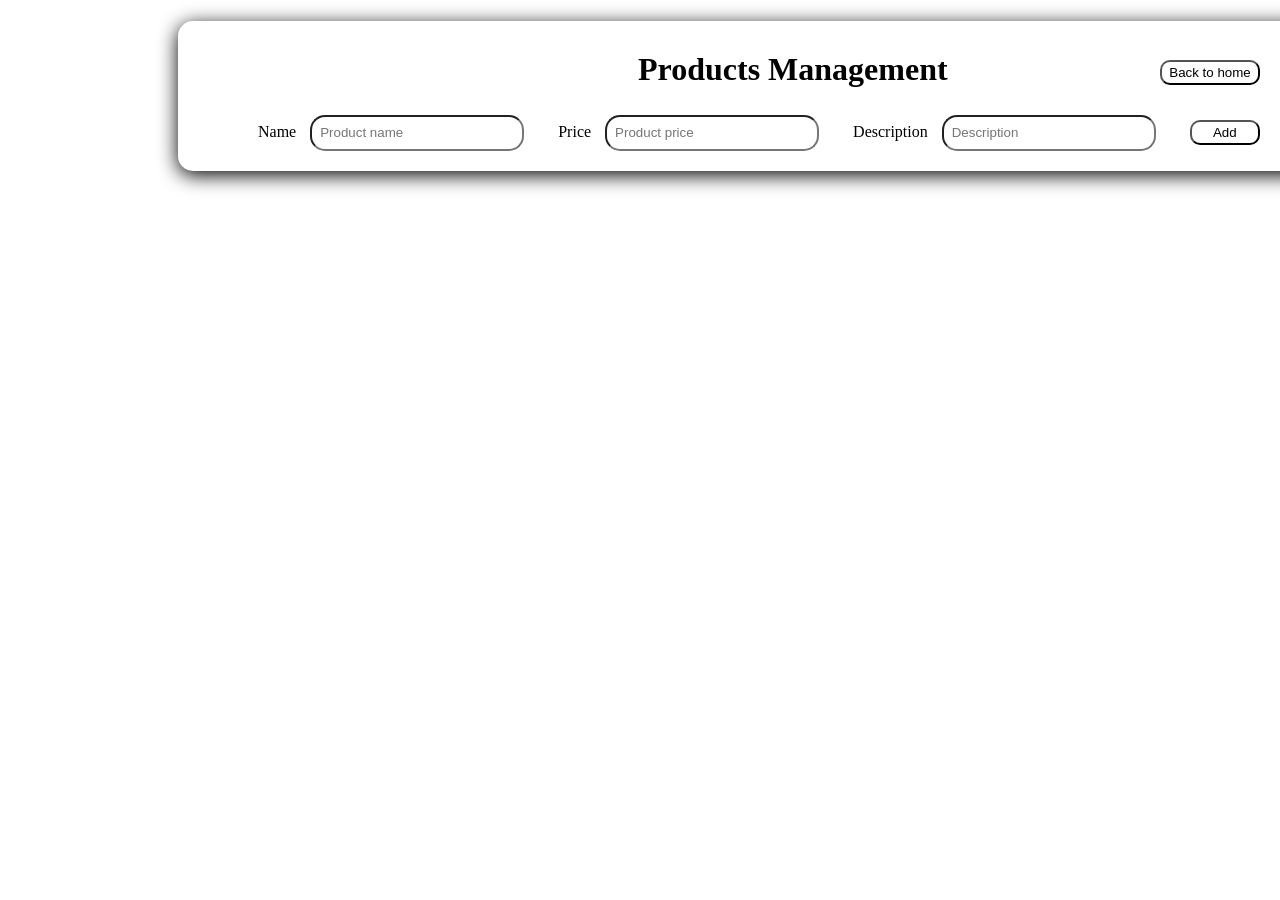
<file: admin-product.html>
<!DOCTYPE html>
<html lang="en">
<head>
    <meta charset="UTF-8">
    <meta name="viewport" content="width=device-width, initial-scale=1.0">
    <title>Document</title>
    <link rel="stylesheet" href="css/admin-product.css">
</head>
<body>
    <button id="backtomain">Back to home</button>
    <form id="productForm">
        <h1>Products Management</h1>
        <label for="productName">Name</label>
        <input type="text" name="productName" id="productName" placeholder="Product name" required>

        <label for="productPrice">Price</label>
        <input type="number" id="productPrice" placeholder="Product price">

        <label for="productNote">Description</label>
        <input type="text" id="productNote" placeholder="Description">

        <button id="addProductbtn">Add</button>
    </form>

    <table>

        <tbody id="productTable"></tbody>
    </table>



    <script src="/js/admin-product.js"></script>
</body>
</html>
</file>
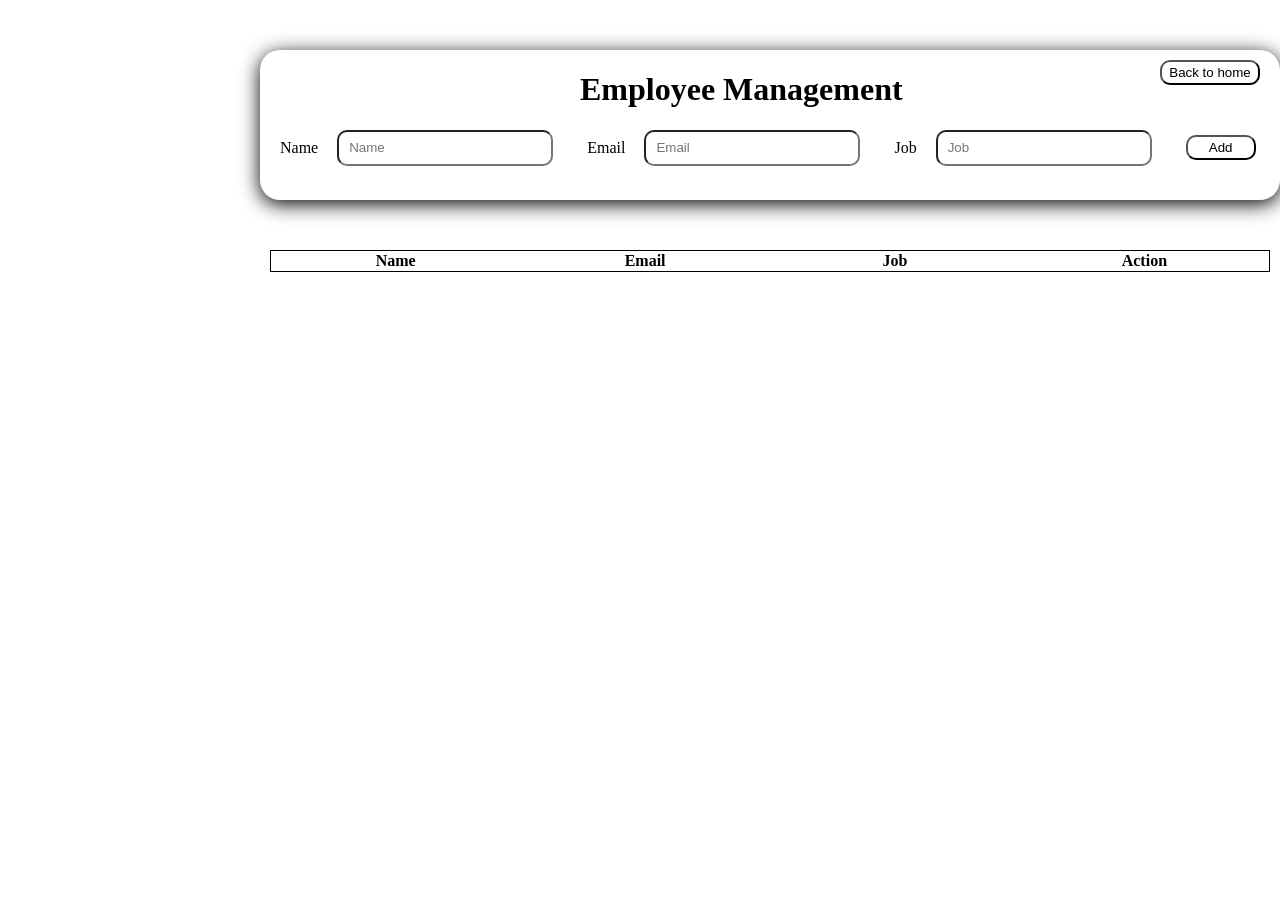
<file: admin-user.html>
<!DOCTYPE html>
<html lang="en">

<head>
    <meta charset="UTF-8">
    <meta name="viewport" content="width=device-width, initial-scale=1.0">
    <title>Document</title>
    <link rel="stylesheet" href="css/admin-user.css">
</head>

<body>
    <button id="backtomain">Back to home</button>
    <form id="userForm">
        <h1>Employee Management</h1>
        <label for="name">Name</label>
        <input type="text" name="name" id="name" placeholder="Name">

        <label for="email">Email</label>
        <input type="text" name="email" id="email" placeholder="Email">

        <label for="job">Job</label>
        <input type="text" name="job" id="job" placeholder="Job">

        <button id="addbtn">Add</button>
    </form>

    <table>
        <thead>
            <tr>
                <th>Name</th>
                <th>Email</th>
                <th>Job</th>
                <th>Action</th>
            </tr>
        </thead>

        <tbody id="userTable"></tbody>
    </table>


    <script src="/js/admin-user.js"></script>
</body>

</html>
</file>
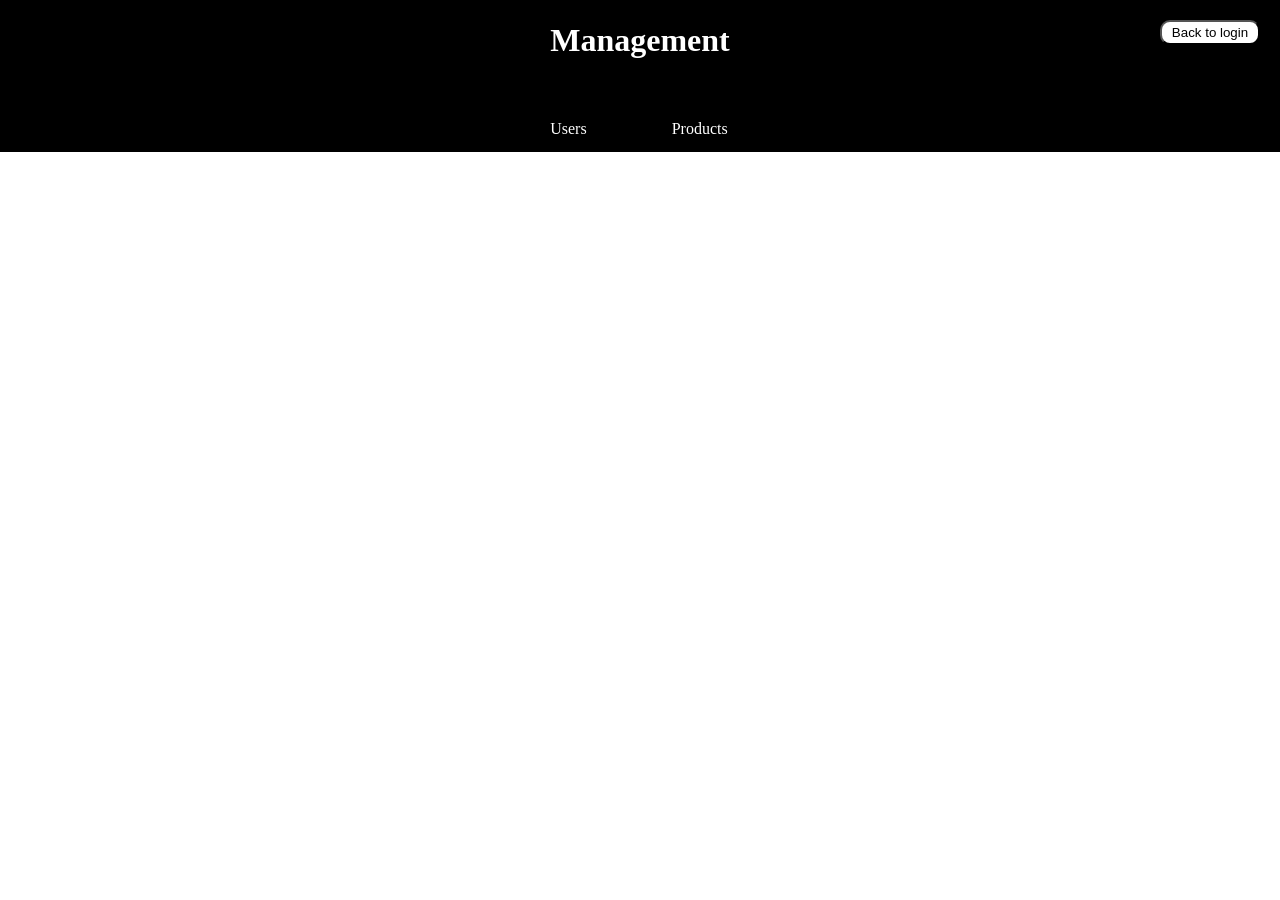
<file: admin.html>
<!DOCTYPE html>
<html lang="en">
<head>
    <meta charset="UTF-8">
    <meta name="viewport" content="width=device-width, initial-scale=1.0">
    <title>Document</title>
    <link rel="stylesheet" href="css/admin.css">
</head>
<body>

    <button id="backtologin">Back to login</button>
    <div class="header">
        <h1>Management</h1>
        <div class="menu">
            <a href="/html/admin-user.html">Users</a>
            <a href="/html/admin-product.html">Products</a>
        </div>
    </div>

    <script src="/js/admin.js"></script>
</body>
</html>
</file>
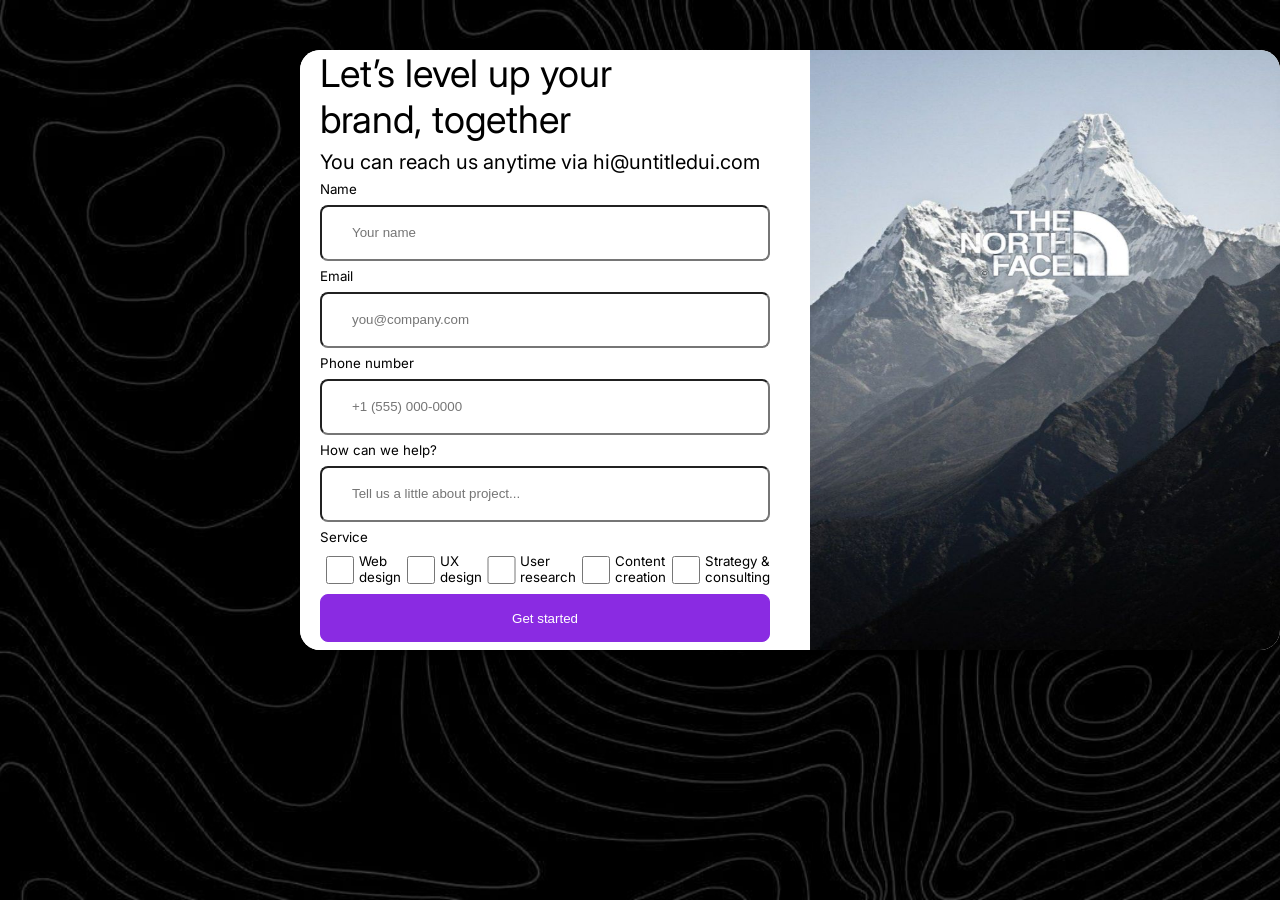
<file: login.html>
<!DOCTYPE html>
<html lang="en">

<head>
    <meta charset="UTF-8">
    <meta name="viewport" content="width=device-width, initial-scale=1.0">
    <title>Document</title>
    <link rel="stylesheet" href="css/login.css">
    <link rel="preconnect" href="https://fonts.googleapis.com">
    <link rel="preconnect" href="https://fonts.gstatic.com" crossorigin>
    <link
        href="https://fonts.googleapis.com/css2?family=Inter:ital,opsz,wght@0,14..32,100..900;1,14..32,100..900&family=Montserrat:ital,wght@0,100..900;1,100..900&display=swap"
        rel="stylesheet">
</head>

<body>

    <div class="container">
        <form class="loginform" id="loginform">
            <p class="title">Let’s level up your brand, together</p>

            <p class="text">You can reach us anytime via hi@untitledui.com</p>

            <label for="name">Name</label>
            <input type="text" id="name" placeholder="Your name">

            <label for="email">Email</label>
            <input type="text" id="email" placeholder="you@company.com">

            <label for="phone">Phone number</label>
            <input type="tel" id="phone" placeholder="+1 (555) 000-0000">

            <label for="note">How can we help?</label>
            <input type="text" placeholder="Tell us a little about project...">

            <label for="service">Service</label>
            <div class="service">
                <input type="checkbox" name="hobby" value="webdesign">Web design
                <input type="checkbox" name="hobby" value="uxdesign">UX design
                <input type="checkbox" name="hobby" value="User research">User research
                <input type="checkbox" name="hobby" value="Content creation">Content creation
                <input type="checkbox" name="hobby" value="Strategy & consulting">Strategy & consulting
            </div>
            <button id="start-btn">Get started</button>
        </form>

        <img class="img" src="/image/login.jpg">
    </div>

    <script src="/js/login.js"></script>
</body>

</html>
</file>
<file: css/admin-product.css>
form {
    width: 1100px;
    height: 150px;
    border-radius: 15px;
    justify-content: center;
    align-items: center;
    padding-left: 80px;
    box-shadow: 0px 4px 20px black;
    margin-left: 170px;
}

h1 {
    position: relative;
    top: 30px;
    margin-left: 380px;
}

input {
    width: 200px;
    height: 30px;
    border-radius: 15px;
    padding-left: 8px;
    margin-left: 10px;
    margin-right: 30px;
    position: relative;
    top: 35px;
}

label {
    position: relative;
    top: 35px;
}

#addProductbtn {
    width: 70px;
    height: 25px;
    border-radius: 10px;
    background-color: white;
    cursor: pointer;
    position: relative;
    top: 35px;
}

#addProductbtn:hover {
    background-color: black;
    color: white;
    transition: 0.3s;
}

table {
    margin-top: 50px;
    width: 1100px;
    text-align: center;
    border: 1px solid black;
    border-collapse: collapse;
    margin-left: 210px;
}

.card {
    border: 1px solid black;
    border-radius: 10px;
    width: 337.6px;
    height: 491.86px;
    margin: 20px;
}

#backtomain {
    width: 100px;
    height: 25px;
    border-radius: 10px;
    cursor: pointer;
    background-color: white;
    position: absolute;
    top: 60px;
    right: 20px;
}

#backtomain:hover {
    background-color: black;
    color: white;
    transition: 0.3s;
    cursor: pointer;
}
</file>
<file: css/admin-user.css>
form {
    width: 1000px;
    height: 150px;
    align-items: center;
    border-radius: 20px;
    position: absolute;
    top: 50px;
    left: 260px;
    box-shadow: 0px 4px 20px rgb(0, 0, 0);
    padding-left: 20px;
}

h1 {
    position: relative;
    left: 300px;
    width: 600px;
}

input {
    width: 200px;
    height: 30px;
    border-radius: 10px;
    margin-right: 30px;
    margin-left: 15px;
    padding-left: 10px;
}

#addbtn {
    width: 70px;
    height: 25px;
    border-radius: 10px;
    background-color: white;
    cursor: pointer;
}

#addbtn:hover {
    background-color: black;
    color: white;
    transition: 0.3s;
}

table {
    position: absolute;
    top: 250px;
    left: 270px;
    width: 1000px;
    border: 1px solid rgb(0, 0, 0);
    table-layout: fixed;
    text-align: center;
    border-collapse: collapse;
}

td {
    border: 1px solid rgb(0, 0, 0);
    height: 30px;
    border-radius: 10px;
}

.deletebtn {
    border-radius: 10px;
    background-color: rgb(255, 153, 153);
    color: rgb(0, 0, 0);
    cursor: pointer;
}

.deletebtn:hover {
    background-color: red;
    transition: 0.3s;
}

.editbtn {
    border-radius: 10px;
    background-color: rgb(186, 255, 186);
    color: rgb(0, 0, 0);
    cursor: pointer;
}

.editbtn:hover {
    background-color: rgb(0, 255, 0);
    transition: 0.3s;
}

#backtomain {
    width: 100px;
    height: 25px;
    border-radius: 10px;
    cursor: pointer;
    background-color: white;
    position: absolute;
    top: 60px;
    right: 20px;
}

#backtomain:hover {
    background-color: black;
    color: white;
    transition: 0.3s;
    cursor: pointer;
}
</file>
<file: css/admin.css>
body {
    margin: 0px;
}

.header {
    display: grid;
    border: 1px solid black;
    height: 150px;
    justify-content: center;
    background-color: black;
}

h1 {
    color: white;
}

.menu {
    display: flex;
    align-items: center;
    gap: 85px;
}

.menu a {
    text-decoration: none;
    color: white;
}

.menu a:hover {
    color: red;
    transition: 0.3s;
}


#backtologin {
    width: 100px;
    height: 25px;
    border-radius: 10px;
    background-color: white;
    position: absolute;
    right: 20px;
    top: 20px;
}

#backtologin:hover {
    background-color: rgb(255, 0, 0);
    color: white;
    transition: 0.3s;
    cursor: pointer;
}
</file>
<file: css/login.css>
body {
    margin: 0px;
    background-color: lightgrey;
    font-family: 'inter';
    font-size: smaller;
    background-image: url("../image/back-login.jpg");
    background-size: cover;
    background-position: center;
    background-repeat: no-repeat;
    height: 100vh;
    width: 100vh;
}

.container {
    border-radius: 20px;
    box-shadow: 0px 4px 20px;
}

.loginform {
    width: 470px;
    height: 600px;
    display: grid;
    padding-right: 20px;
    padding-left: 20px;
    gap: 0px;
    background-color: white;
    border-radius: 20px;
}

label {
    width: 200px;
}

input {
    padding-top: 12px;
    padding-right: 16px;
    padding-bottom: 12px;
    padding-left: 30px;
    border-radius: 8px;
    height: 28px;
    width: 400px;
}

.title {
    margin-top: 0px;
    font-size: 38px;
    margin-bottom: 0px;
    max-width: 400px;
}

.text {
    margin-top: 0px;
    font-size: 20px;
    margin-bottom: 0px;
}

.img {
    width: 470px;
    height: 600px;
    border-top-right-radius: 20px;
    border-bottom-right-radius: 20px;
}

.service {
    display: flex;
    flex-wrap: nowrap;
    max-width: 450px;
}

.container {

    display: flex;
    width: 980px;
    position: relative;
    left: 300px;
    top: 50px;
    background-color: white;
}

#start-btn {
    width: 450px;
    height: 48px;
    padding-left: 20px;
    padding-top: 12px;
    padding-bottom: 12px;
    padding-right: 20px;
    background-color: blueviolet;
    border-radius: 8px;
    border: 1px solid blueviolet;
    cursor: pointer;
    color: white;
}
</file>
